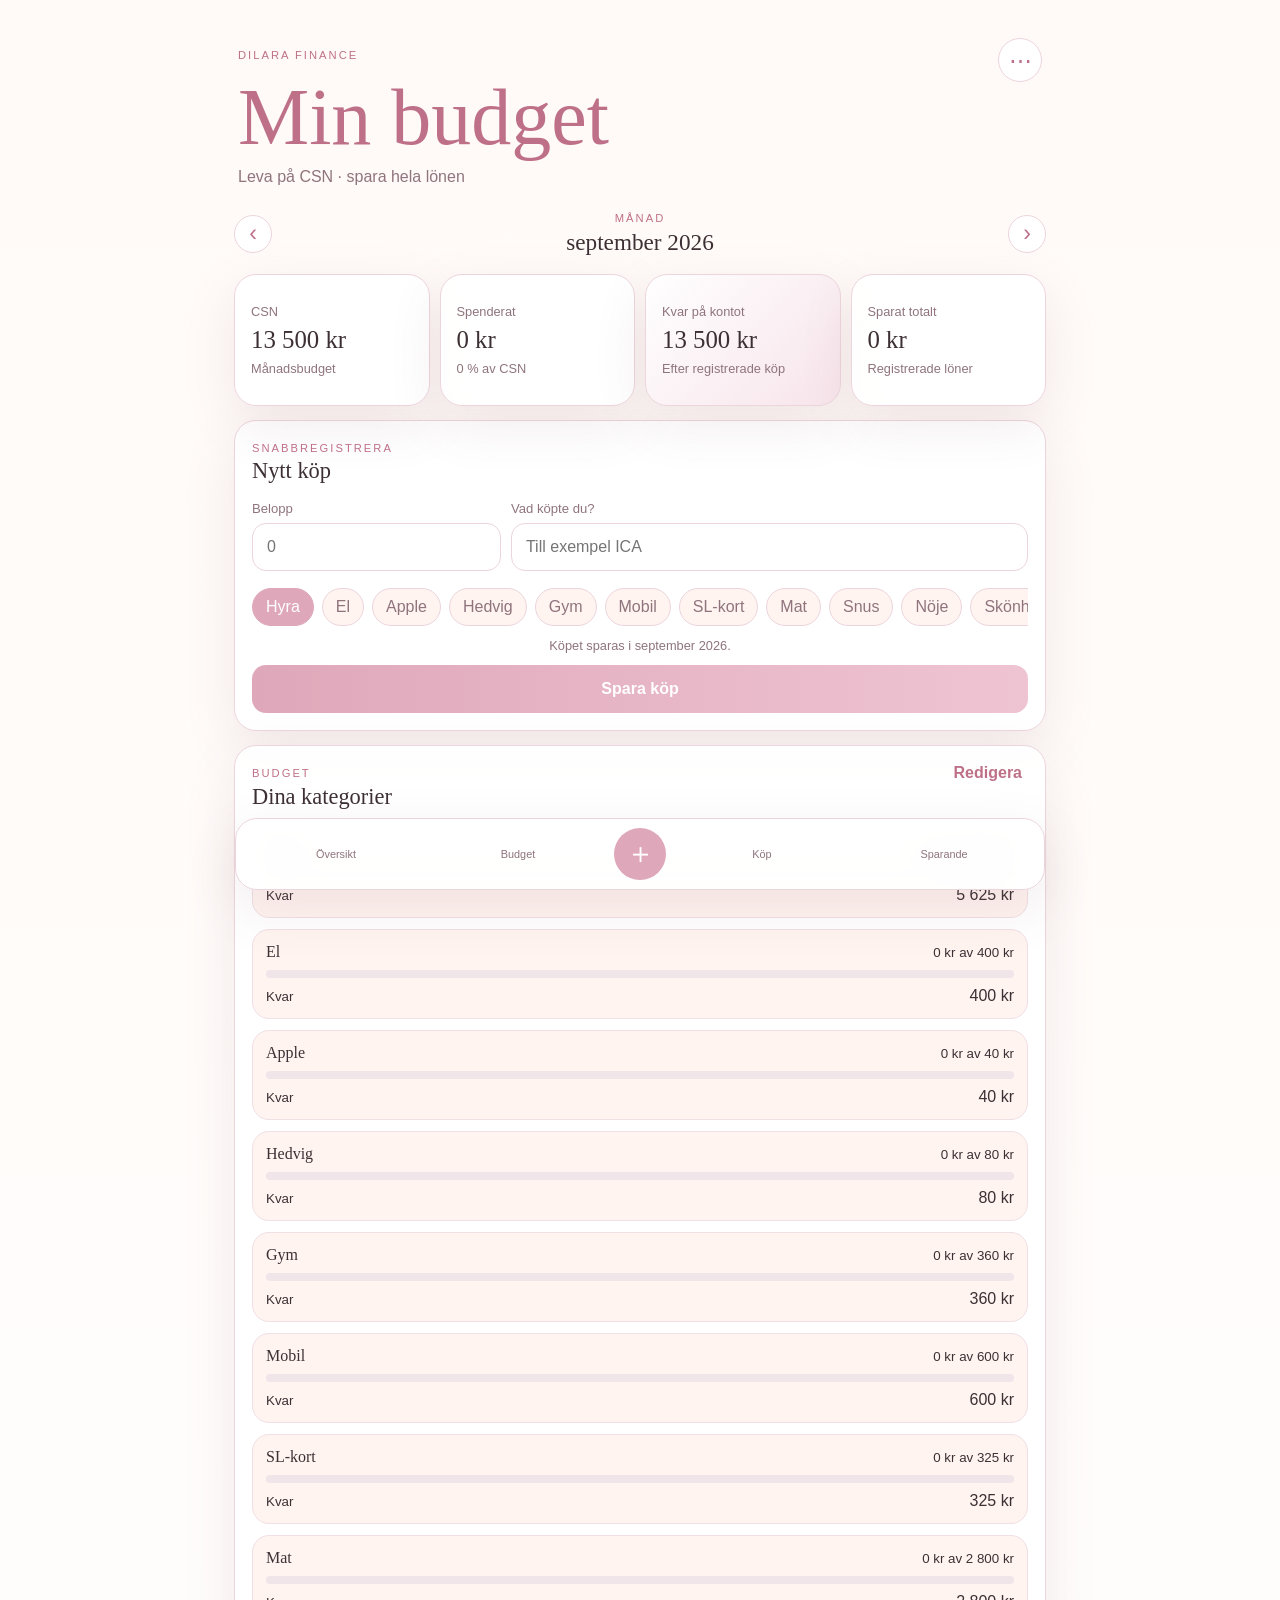
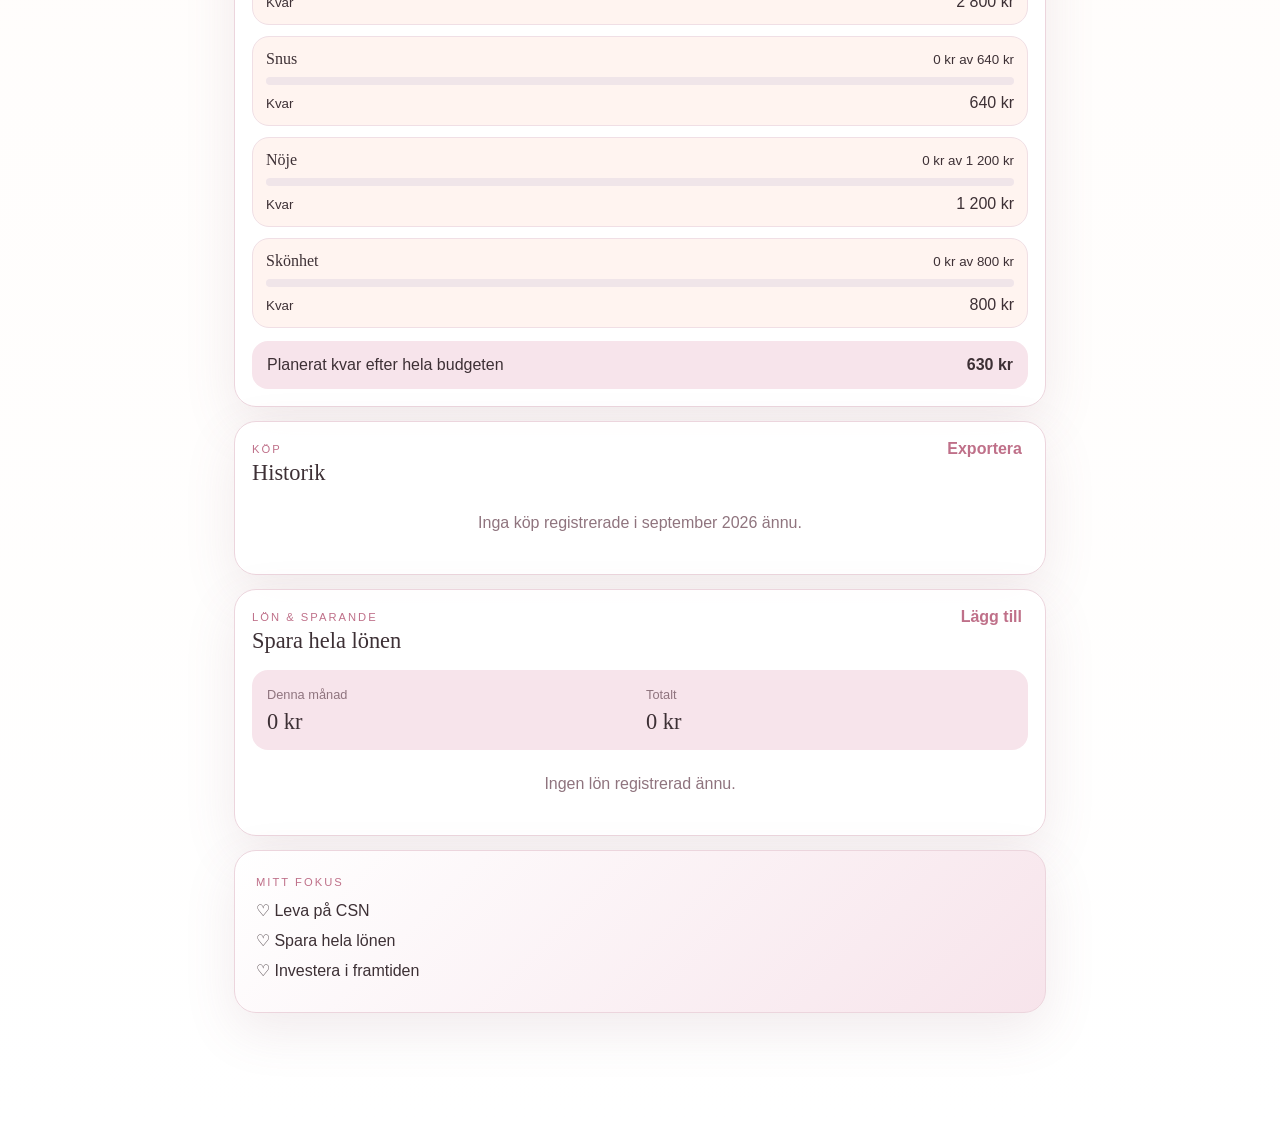
<file: index.html>
<!doctype html>
<html lang="sv">
<head>
  <meta charset="utf-8">
  <meta name="viewport" content="width=device-width,initial-scale=1,viewport-fit=cover">
  <meta name="theme-color" content="#f7e3eb">
  <meta name="apple-mobile-web-app-capable" content="yes">
  <meta name="apple-mobile-web-app-status-bar-style" content="default">
  <meta name="apple-mobile-web-app-title" content="Dilara Finance">
  <link rel="manifest" href="./manifest.webmanifest">
  <link rel="stylesheet" href="./styles.css">
  <title>Dilara Finance</title>
</head>
<body>
<div id="app" class="app">
  <header class="hero" id="top">
    <div>
      <p class="brand">DILARA FINANCE</p>
      <h1>Min budget</h1>
      <p class="tagline">Leva på CSN · spara hela lönen</p>
    </div>
    <button id="settingsBtn" class="round" aria-label="Inställningar">⋯</button>
  </header>

  <main>
    <section class="month-switcher">
      <button id="prevMonth" class="round small" aria-label="Föregående månad">‹</button>
      <div class="month-center">
        <span>MÅNAD</span>
        <h2 id="monthLabel"></h2>
      </div>
      <button id="nextMonth" class="round small" aria-label="Nästa månad">›</button>
    </section>

    <section class="stats-grid">
      <article class="stat-card">
        <span>CSN</span>
        <strong id="csnValue">13 500 kr</strong>
        <small>Månadsbudget</small>
      </article>
      <article class="stat-card">
        <span>Spenderat</span>
        <strong id="spentValue">0 kr</strong>
        <small id="spentPct">0 % av CSN</small>
      </article>
      <article class="stat-card blush">
        <span>Kvar på kontot</span>
        <strong id="remainingValue">13 500 kr</strong>
        <small>Efter registrerade köp</small>
      </article>
      <article class="stat-card">
        <span>Sparat totalt</span>
        <strong id="savedValue">0 kr</strong>
        <small>Registrerade löner</small>
      </article>
    </section>

    <section class="card quick-card">
      <div class="section-head">
        <div>
          <span>SNABBREGISTRERA</span>
          <h3>Nytt köp</h3>
        </div>
      </div>
      <div class="quick-fields">
        <label>
          <span>Belopp</span>
          <input id="quickAmount" type="number" min="0" step="1" inputmode="decimal" placeholder="0">
        </label>
        <label>
          <span>Vad köpte du?</span>
          <input id="quickDesc" type="text" placeholder="Till exempel ICA">
        </label>
      </div>
      <div id="categoryChips" class="chips" aria-label="Välj kategori"></div>
      <p id="quickHint" class="hint"></p>
      <button id="quickSave" class="primary">Spara köp</button>
    </section>

    <section class="card" id="budgetSection">
      <div class="section-head">
        <div>
          <span>BUDGET</span>
          <h3>Dina kategorier</h3>
        </div>
        <button id="editBudgetBtn" class="link">Redigera</button>
      </div>
      <div id="budgetList" class="budget-list"></div>
      <div class="budget-summary">
        <span>Planerat kvar efter hela budgeten</span>
        <strong id="plannedLeft">0 kr</strong>
      </div>
    </section>

    <section class="card" id="purchaseSection">
      <div class="section-head">
        <div>
          <span>KÖP</span>
          <h3>Historik</h3>
        </div>
        <button id="exportBtn" class="link">Exportera</button>
      </div>
      <div id="purchaseList"></div>
    </section>

    <section class="card" id="salarySection">
      <div class="section-head">
        <div>
          <span>LÖN & SPARANDE</span>
          <h3>Spara hela lönen</h3>
        </div>
        <button id="addSalaryBtn" class="link">Lägg till</button>
      </div>
      <div class="salary-totals">
        <div>
          <span>Denna månad</span>
          <strong id="monthSalary">0 kr</strong>
        </div>
        <div>
          <span>Totalt</span>
          <strong id="salaryTotal">0 kr</strong>
        </div>
      </div>
      <div id="salaryList"></div>
    </section>

    <section class="focus-card">
      <span>MITT FOKUS</span>
      <p>♡ Leva på CSN</p>
      <p>♡ Spara hela lönen</p>
      <p>♡ Investera i framtiden</p>
    </section>
  </main>

  <nav class="bottom-nav">
    <button data-jump="#top">Översikt</button>
    <button data-jump="#budgetSection">Budget</button>
    <button id="fab" aria-label="Lägg till köp">＋</button>
    <button data-jump="#purchaseSection">Köp</button>
    <button data-jump="#salarySection">Sparande</button>
  </nav>
</div>

<div id="backdrop" class="backdrop hidden"></div>

<section id="purchaseSheet" class="sheet hidden" aria-hidden="true">
  <div class="handle"></div>
  <div class="sheet-head">
    <div>
      <span>KÖP</span>
      <h3 id="purchaseSheetTitle">Nytt köp</h3>
    </div>
    <button class="round close-sheet" aria-label="Stäng">×</button>
  </div>
  <form id="purchaseForm">
    <input id="purchaseId" type="hidden">
    <label>Belopp
      <input id="purchaseAmount" type="number" min="0" step="1" inputmode="decimal" required>
    </label>
    <label>Beskrivning
      <input id="purchaseDesc" type="text" required>
    </label>
    <label>Kategori
      <select id="purchaseCategory" required></select>
    </label>
    <label>Datum
      <input id="purchaseDate" type="date" required>
    </label>
    <button class="primary" type="submit">Spara</button>
  </form>
</section>

<section id="categorySheet" class="sheet hidden" aria-hidden="true">
  <div class="handle"></div>
  <div class="sheet-head">
    <div>
      <span>KATEGORI</span>
      <h3 id="categoryTitle">Mat</h3>
    </div>
    <button class="round close-sheet" aria-label="Stäng">×</button>
  </div>
  <div class="category-hero">
    <div><span>Budget</span><strong id="categoryBudget">0 kr</strong></div>
    <div><span>Spenderat</span><strong id="categorySpent">0 kr</strong></div>
    <div><span>Kvar</span><strong id="categoryLeft">0 kr</strong></div>
  </div>
  <button id="addPurchaseForCategory" class="primary">Lägg till köp i kategorin</button>
  <div id="categoryPurchaseList" class="category-purchases"></div>
</section>

<section id="salarySheet" class="sheet hidden" aria-hidden="true">
  <div class="handle"></div>
  <div class="sheet-head">
    <div>
      <span>LÖN</span>
      <h3 id="salarySheetTitle">Lägg till lön</h3>
    </div>
    <button class="round close-sheet" aria-label="Stäng">×</button>
  </div>
  <form id="salaryForm">
    <input id="salaryId" type="hidden">
    <label>Nettolön
      <input id="salaryAmount" type="number" min="0" step="1" inputmode="decimal" required>
    </label>
    <label>Månad
      <input id="salaryMonth" type="month" required>
    </label>
    <button class="primary" type="submit">Spara</button>
  </form>
</section>

<section id="budgetSheet" class="sheet hidden" aria-hidden="true">
  <div class="handle"></div>
  <div class="sheet-head">
    <div>
      <span>BUDGET</span>
      <h3>Redigera belopp</h3>
    </div>
    <button class="round close-sheet" aria-label="Stäng">×</button>
  </div>
  <form id="budgetForm">
    <div id="budgetInputs"></div>
    <button class="primary" type="submit">Spara budget</button>
  </form>
</section>

<section id="settingsSheet" class="sheet hidden" aria-hidden="true">
  <div class="handle"></div>
  <div class="sheet-head">
    <div>
      <span>INSTÄLLNINGAR</span>
      <h3>Appdata</h3>
    </div>
    <button class="round close-sheet" aria-label="Stäng">×</button>
  </div>

  <label>CSN per månad
    <input id="csnInput" type="number" min="0" step="1" inputmode="decimal">
  </label>
  <button id="saveSettingsBtn" class="primary">Spara inställningar</button>

  <button id="backupBtn" class="secondary">Ladda ner säkerhetskopia</button>
  <label class="secondary import-label">
    Importera säkerhetskopia
    <input id="importFile" type="file" accept=".json">
  </label>
  <button id="resetBtn" class="danger">Rensa all data</button>
</section>

<div id="toast" class="toast hidden"></div>
<script src="./app.js"></script>
</body>
</html>
</file>
<file: styles.css>
:root{
  --cream:#fffaf7;
  --cream-2:#fff4f0;
  --pink:#f7e4eb;
  --rose:#dfa8ba;
  --rose-dark:#bf7089;
  --ink:#3d3035;
  --muted:#8f747e;
  --line:#ecd5dd;
  --white:#fff;
  --red:#a64a61;
  --shadow:0 18px 52px rgba(143,88,107,.12)
}
*{box-sizing:border-box}
html{scroll-behavior:smooth}
body{
  margin:0;
  background:linear-gradient(180deg,var(--cream),#fff);
  color:var(--ink);
  font-family:-apple-system,BlinkMacSystemFont,"Segoe UI",sans-serif
}
button,input,select{font:inherit}
button{cursor:pointer}
.app{max-width:840px;margin:0 auto;padding:20px 14px 112px}
.hero{display:flex;justify-content:space-between;align-items:flex-start;padding:18px 4px 22px}
.brand,.section-head span,.month-center span,.sheet-head span,.focus-card>span{
  font-size:.7rem;letter-spacing:.18em;color:var(--rose-dark)
}
h1,h2,h3,strong{font-family:Georgia,"Times New Roman",serif;font-weight:500}
h1{font-size:clamp(2.8rem,10vw,5rem);margin:.2rem 0;color:var(--rose-dark)}
.tagline{color:var(--muted);margin:.3rem 0 0}
.round{width:44px;height:44px;border-radius:50%;border:1px solid var(--line);background:#fff;color:var(--rose-dark);font-size:1.45rem}
.round.small{width:38px;height:38px}
.month-switcher{display:flex;justify-content:space-between;align-items:center;text-align:center;margin-bottom:14px}
.month-center h2{margin:.2rem 0;font-size:1.45rem}
.stats-grid{display:grid;grid-template-columns:1fr 1fr;gap:10px}
.stat-card,.card,.focus-card{background:rgba(255,255,255,.95);border:1px solid var(--line);border-radius:22px;box-shadow:var(--shadow)}
.stat-card{padding:16px;min-height:132px;display:flex;flex-direction:column;justify-content:center}
.stat-card.blush{background:linear-gradient(135deg,#fff,var(--pink))}
.stat-card span,.stat-card small,.salary-totals span,.category-hero span{color:var(--muted);font-size:.8rem}
.stat-card strong{font-size:1.55rem;margin:7px 0}
.card{padding:17px;margin-top:14px}
.section-head{display:flex;justify-content:space-between;align-items:flex-start}
.section-head h3,.sheet-head h3{margin:.18rem 0;font-size:1.4rem}
.link{border:0;background:transparent;color:var(--rose-dark);font-weight:700}
.quick-fields{display:grid;grid-template-columns:.65fr 1.35fr;gap:10px;margin:14px 0}
label{display:grid;gap:7px;color:var(--muted);font-size:.82rem}
input,select{width:100%;padding:14px;border:1px solid var(--line);border-radius:14px;background:#fff;color:var(--ink)}
.chips{display:flex;gap:8px;overflow-x:auto;padding:3px 0 12px;scrollbar-width:none}
.chip{white-space:nowrap;border:1px solid var(--line);background:var(--cream-2);border-radius:999px;padding:9px 13px;color:var(--muted)}
.chip.active{background:var(--rose);color:#fff;border-color:var(--rose)}
.hint{margin:0 0 12px;text-align:center;color:var(--muted);font-size:.8rem}
.primary,.secondary,.danger{width:100%;padding:15px;border-radius:14px;font-weight:700}
.primary{border:0;background:linear-gradient(90deg,var(--rose),#efc4d2);color:#fff}
.secondary{border:1px solid var(--line);background:#fff;color:var(--ink);margin-top:10px}
.danger{border:1px solid #ecc0cb;background:#fff3f5;color:var(--red);margin-top:10px}
.budget-list{display:grid;gap:11px;margin-top:15px}
.budget-row{
  padding:13px;background:var(--cream-2);border:1px solid #f0dfe5;border-radius:17px;
  transition:transform .12s ease, box-shadow .12s ease
}
.budget-row:active{transform:scale(.99)}
.budget-line{display:flex;justify-content:space-between;gap:10px;align-items:center}
.budget-line small{color:var(--muted)}
.bar{height:8px;border-radius:99px;background:#f0e5e9;margin:9px 0;overflow:hidden}
.bar i{display:block;height:100%;background:linear-gradient(90deg,var(--rose),#efc2d0)}
.budget-summary,.salary-totals{display:flex;justify-content:space-between;gap:12px;padding:15px;margin-top:13px;background:var(--pink);border-radius:16px}
.budget-summary strong{font-family:inherit;font-weight:800}
.item{display:grid;grid-template-columns:1fr auto;gap:12px;border-bottom:1px solid var(--line);padding:13px 0}
.item:last-child{border-bottom:0}
.item small{color:var(--muted)}
.item strong{font-family:inherit;font-weight:800}
.actions{display:flex;justify-content:flex-end;gap:10px;margin-top:6px}
.actions button{border:0;background:transparent;color:var(--rose-dark);padding:0;font-size:.8rem}
.actions .delete{color:var(--red)}
.empty{padding:25px 4px;text-align:center;color:var(--muted)}
.salary-totals>div{flex:1}
.salary-totals strong{display:block;font-size:1.4rem;margin-top:6px}
.focus-card{margin-top:14px;padding:21px;background:linear-gradient(135deg,#fff,var(--pink))}
.focus-card p{margin:11px 0}
.bottom-nav{
  position:fixed;left:50%;bottom:10px;transform:translateX(-50%);
  width:min(94%,810px);display:grid;grid-template-columns:1fr 1fr 62px 1fr 1fr;
  align-items:center;background:rgba(255,255,255,.94);backdrop-filter:blur(16px);
  border:1px solid var(--line);border-radius:22px;padding:9px;box-shadow:var(--shadow);z-index:20
}
.bottom-nav button{border:0;background:transparent;color:var(--muted);font-size:.68rem}
.bottom-nav #fab{width:52px;height:52px;border-radius:50%;background:var(--rose);color:#fff;font-size:1.8rem;margin:auto}
.backdrop{position:fixed;inset:0;background:rgba(54,37,44,.35);backdrop-filter:blur(3px);z-index:30}
.sheet{
  position:fixed;left:0;right:0;bottom:0;max-height:88vh;overflow:auto;
  background:var(--cream);border-radius:26px 26px 0 0;
  padding:12px 18px calc(22px + env(safe-area-inset-bottom));
  z-index:31;box-shadow:0 -20px 60px rgba(40,25,31,.18)
}
.hidden{display:none!important}
.handle{width:44px;height:5px;background:#dfcbd2;border-radius:99px;margin:0 auto 14px}
.sheet-head{display:flex;justify-content:space-between;align-items:flex-start}
.sheet form{display:grid;gap:13px}
#budgetInputs{display:grid;gap:9px}
.budget-input{display:grid;grid-template-columns:1fr 130px;gap:10px;align-items:center}
.category-hero{display:grid;grid-template-columns:repeat(3,1fr);gap:8px;margin:4px 0 14px}
.category-hero>div{padding:14px;background:var(--pink);border-radius:16px;text-align:center}
.category-hero strong{display:block;font-size:1.2rem;margin-top:5px}
.category-purchases{margin-top:14px}
.import-label{display:block;text-align:center;cursor:pointer}
.import-label input{display:none}
.toast{position:fixed;left:50%;bottom:92px;transform:translateX(-50%);background:var(--ink);color:#fff;padding:12px 18px;border-radius:999px;z-index:50;box-shadow:var(--shadow)}
@media(min-width:700px){.stats-grid{grid-template-columns:repeat(4,1fr)}}

/* iPhone/Safari mobile fix */
button{
  -webkit-appearance:none;
  appearance:none;
  color:inherit;
  font:inherit;
}
.budget-row{
  width:100%;
  display:block;
  text-align:left;
  color:var(--ink);
  font:inherit;
  border:1px solid #f0dfe5;
  background:var(--cream-2);
}
.budget-row strong,
.budget-row small{
  color:inherit;
}
.budget-row .budget-line:first-child strong{
  color:var(--ink);
}
input,select,textarea{
  font-size:16px; /* prevents iPhone zoom when typing */
}
@media(max-width:520px){
  .app{padding-left:10px;padding-right:10px}
  .card{padding:14px}
  .budget-row{padding:14px 13px}
  .budget-line{align-items:center}
  .bottom-nav{width:calc(100% - 18px)}
}
</file>
